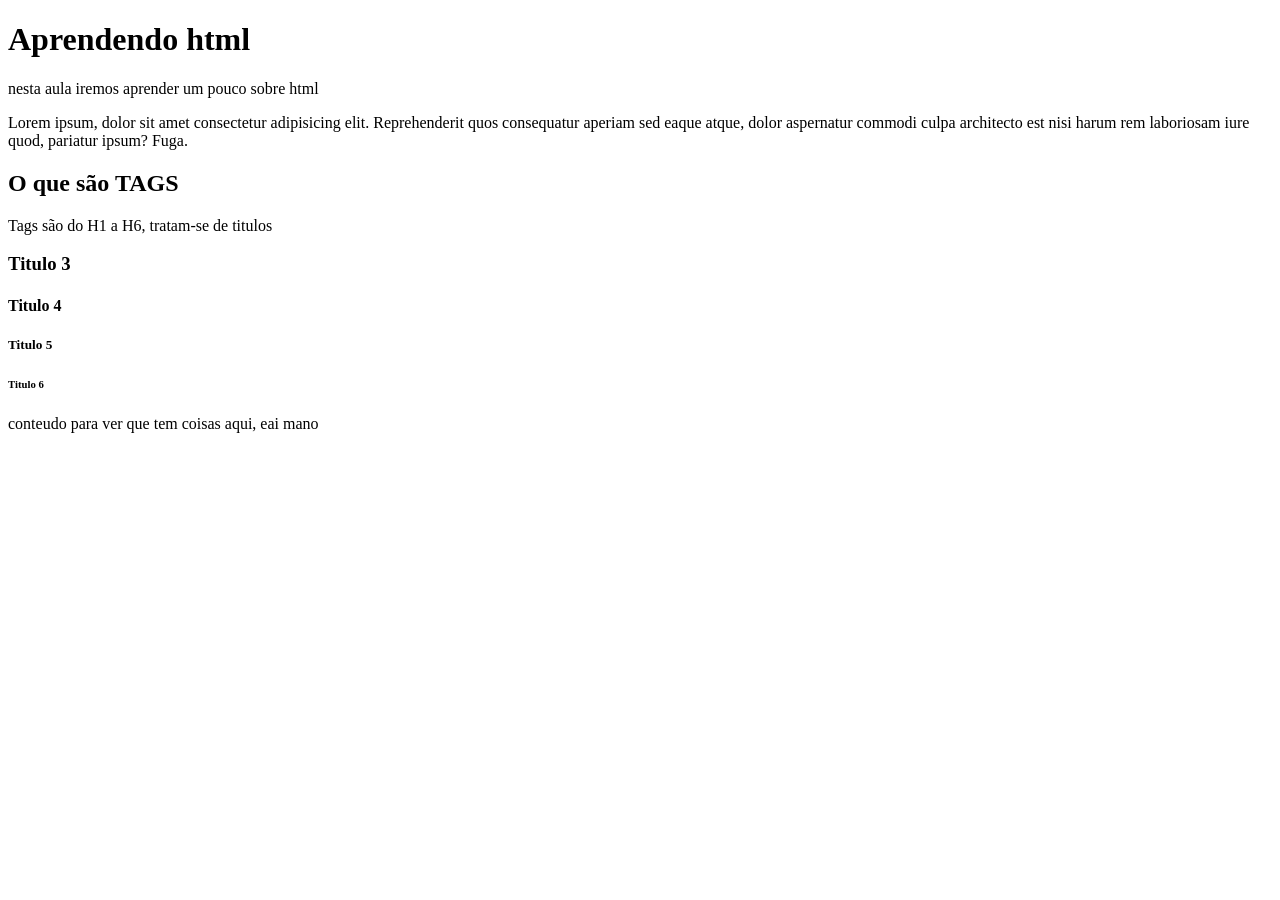
<file: basico.html/index.html>
<!DOCTYPE html>
<html lang="pt-br">
<head>
    <meta charset="UTF-8">
    <meta name="viewport" content="width=device-width, initial-scale=1.0">
    <meta name="description" content="Esse é o meu primeiro site">
    <meta name="keywords" content="Html introdução, javasc">
    <meta name="author" contente=" Gabriel Carvalho">
    <title>Meu primeiro site</title>

</head>
<body>
    <h1> Aprendendo html</h1>
    <p> nesta aula iremos aprender um pouco sobre html</p>
    <p></p>Lorem ipsum, dolor sit amet consectetur adipisicing elit. Reprehenderit quos consequatur aperiam sed eaque atque, dolor aspernatur commodi culpa architecto est nisi harum rem laboriosam iure quod, pariatur ipsum? Fuga.


    <h2> O que são TAGS</h1>
    <p></p>Tags são do H1 a H6, tratam-se de titulos

    <h3> Titulo 3</h1>
    <h4> Titulo 4</h1>
    <h5> Titulo 5</h1>
    <h6> Titulo 6</h1>
    
</body>
conteudo para ver que tem coisas aqui, eai mano
</html>
</file>
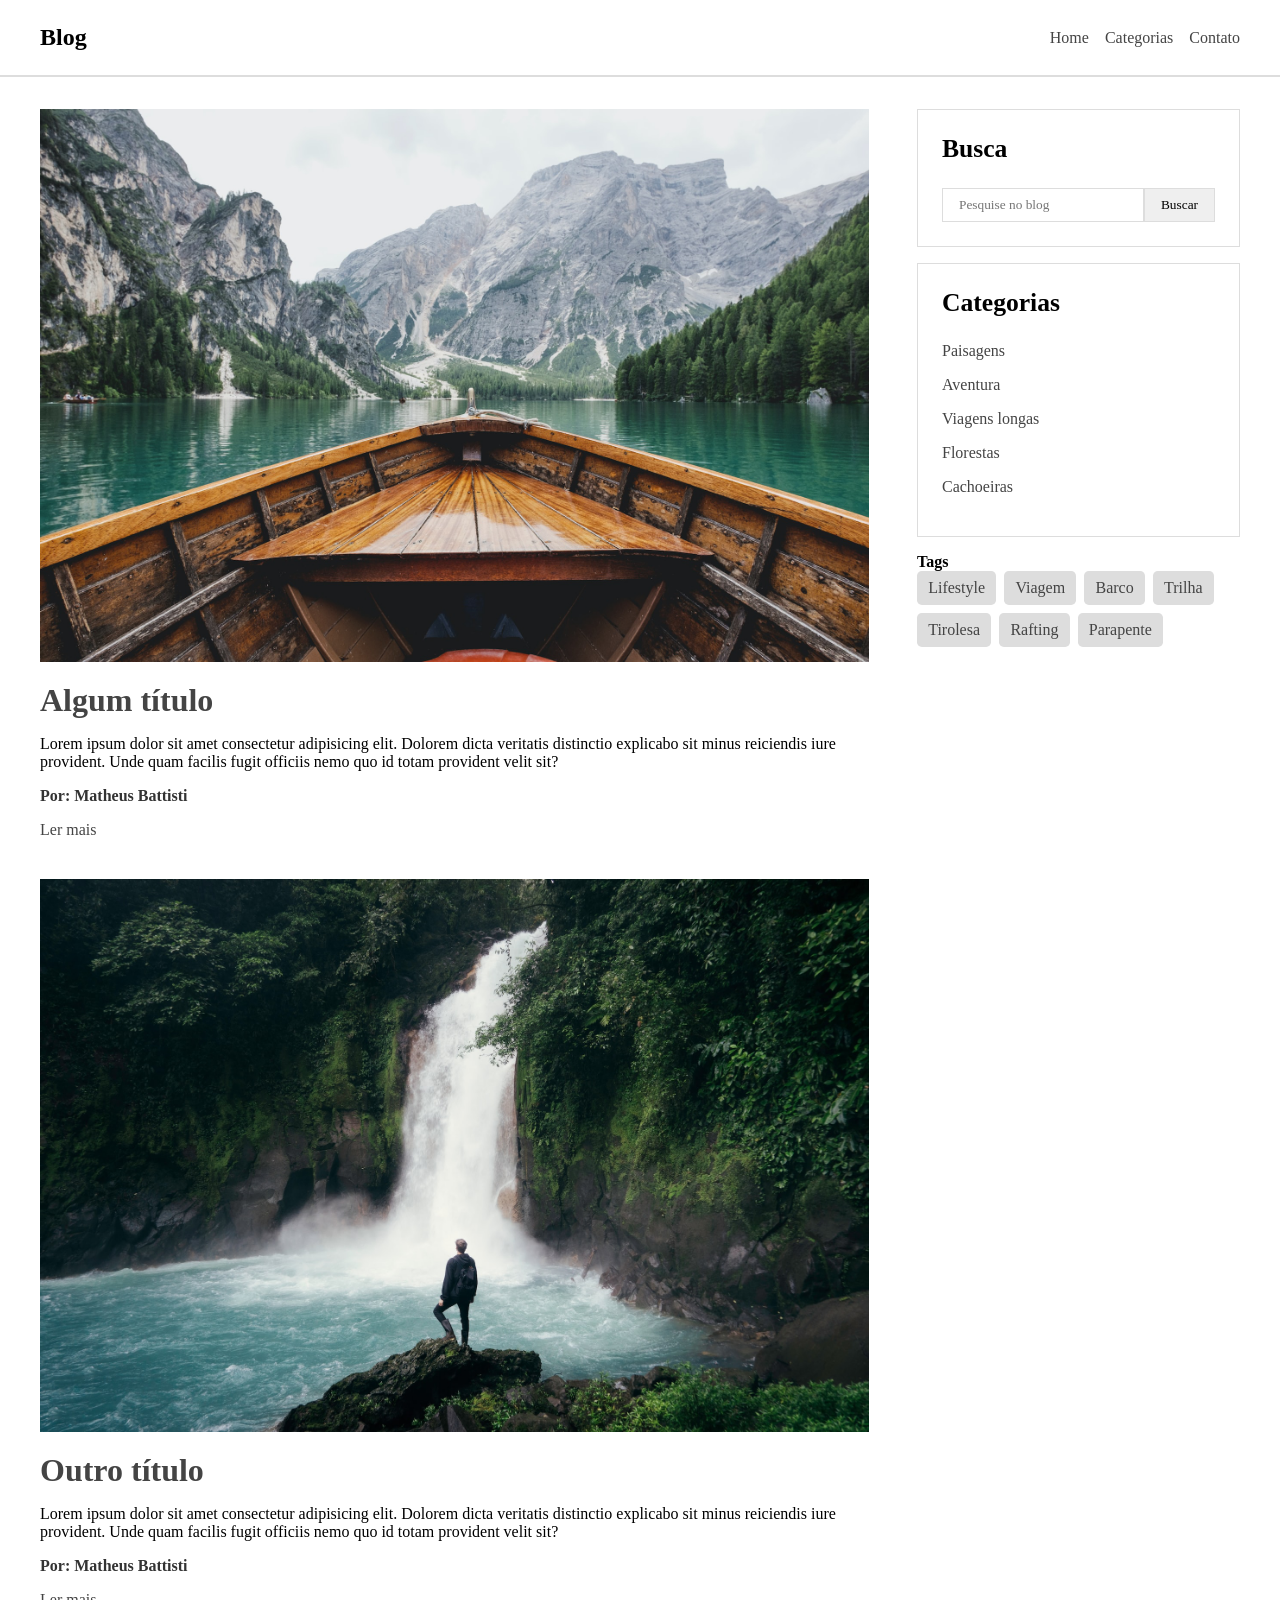
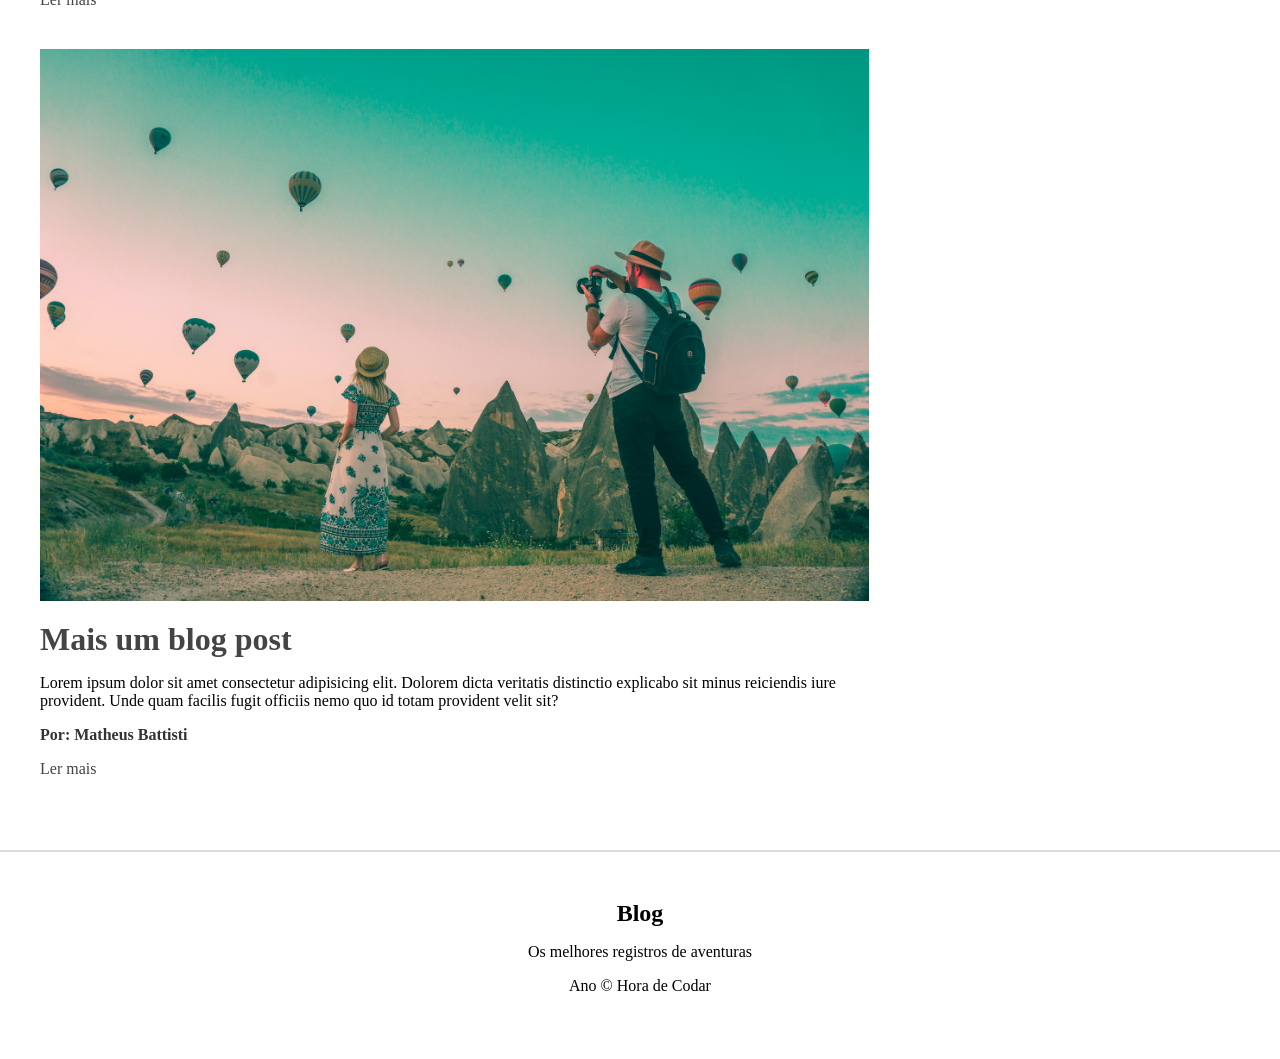
<file: blog_projeto_html_semantico/index.html>
<!DOCTYPE html>
<html lang="en">
<head>
    <meta charset="UTF-8">
    <meta name="viewport" content="width=device-width, initial-scale=1.0">
    <title>Blog semantico</title>
    <link rel="stylesheet" href="css/styles.css">
</head>
<body>
    <header>
        <nav id="navbar">
            <div id="navbar-inner">
                <h2>Blog</h2>
                <ul id="nav-links">
                    <li><a href="#">Home</a></li>
                    <li><a href="#">Categorias</a></li>
                    <li><a href="#">Contato</a></li>
                </ul>
            </div>
        </nav>
    </header>
    <div class="container">
        <main id="posts-container">
            <article class="post">
                <img src="img/f1.jpg" alt="Passeio de barco">
                <h3 class="title"><a href="#">Algum título</a></h3>
                <p class="description">Lorem ipsum dolor sit amet consectetur adipisicing elit. Dolorem dicta veritatis distinctio explicabo sit minus reiciendis iure provident. Unde quam facilis fugit officiis nemo quo id totam provident velit sit?
                </p>
                <p class="author">Por: Matheus Battisti</p>
                <a href="#">Ler mais</a>
            </article>
            <article class="post">
                <img src="img/f2.jpg" alt="Cachoeira">
                <h3 class="title"><a href="#">Outro título</a></h3>
                <p class="description">Lorem ipsum dolor sit amet consectetur adipisicing elit. Dolorem dicta veritatis distinctio explicabo sit minus reiciendis iure provident. Unde quam facilis fugit officiis nemo quo id totam provident velit sit?

                </p>
                <p class="author">Por: Matheus Battisti</p>
                <a href="#">Ler mais</a>
            </article>
            <article class="post">
                <img src="img/f3.jpg" alt="Baloes">
                <h3 class="title"><a href="#">Mais um blog post</a></h3>
                <p class="description">Lorem ipsum dolor sit amet consectetur adipisicing elit. Dolorem dicta veritatis distinctio explicabo sit minus reiciendis iure provident. Unde quam facilis fugit officiis nemo quo id totam provident velit sit?

                </p>
                <p class="author">Por: Matheus Battisti</p>
                <a href="#">Ler mais</a>
            </article>
        </main>
        <aside id="sidebar">
            <section id="search-bar">
                <h4>Busca</h4>
                <form>
                    <input type="text" placeholder="Pesquise no blog">
                    <input type="submit" value="Buscar">
                </form>
            </section>
            <section id="categories">
                <h4>Categorias</h4>
                <nav>
                    <ul>
                        <li><a href="#">Paisagens</a></li>
                        <li><a href="#">Aventura</a></li>
                        <li><a href="#">Viagens longas</a></li>
                        <li><a href="#">Florestas</a></li>
                        <li><a href="#">Cachoeiras</a></li>
                    </ul>
                </nav>
            </section>
            <section class="tags">
                <h4>Tags</h4>
                <div id="tags-container">
                    <a href="#">Lifestyle</a>
                    <a href="#">Viagem</a>
                    <a href="#">Barco</a>
                    <a href="#">Trilha</a>
                    <a href="#">Tirolesa</a>
                    <a href="#">Rafting</a>
                    <a href="#">Parapente</a>
                </div>
            </section>
        </aside>
    </div>
    <footer id="footer">
        <h2>Blog</h2>
        <p>Os melhores registros de aventuras</p>
        <p> Ano &copy; Hora de Codar</p>
    </footer>
    </body>
</html>
</file>
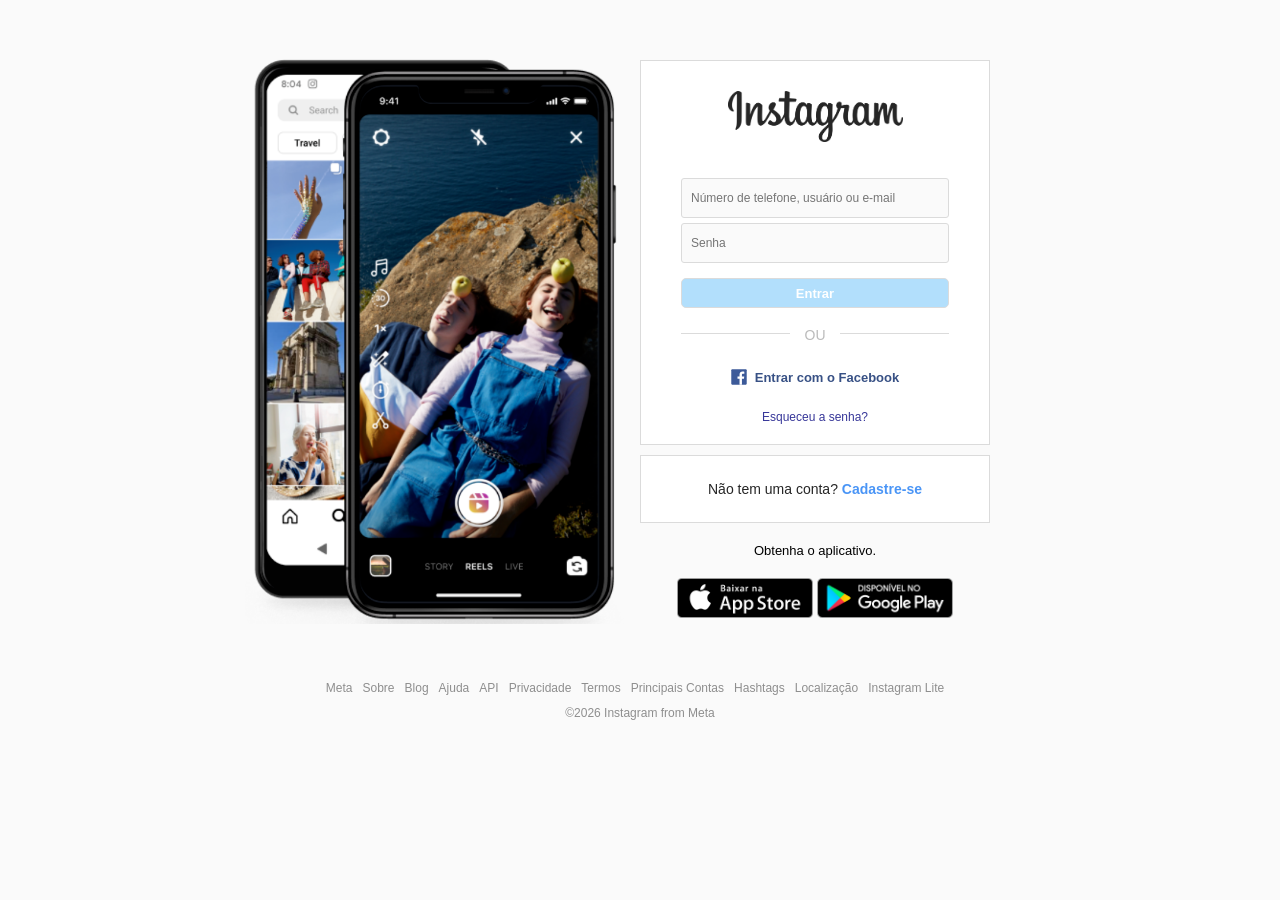
<file: clone_insta/index.html>
<!DOCTYPE html>
<html lang="en">
<head>
    <meta charset="UTF-8">
    <meta name="viewport" content="width=device-width, initial-scale=1.0">
    <title>Instagram</title>
    <link rel="stylesheet" href="css/styles.css">
    <link rel="shortcut icon" href="img/favicon.png" type="image/x-icon">
    </head>
    <body>
    <main>
        <div id="main-container">
            <!-- Banner Container -->
            <div id="banner-container">
                <img src="img/banner2.png" alt="Crie uma conta no Instagram">
            </div>
            <!-- Login e registro -->
             <div id="form-container">
                <div id="form-box">
                    <img id="logo-insta" src="img/logo_instagram.png" alt="Instagram"/>
                    <form id="login-form">
                        <input 
                        type="text"
                        name="username" 
                        placeholder="Número de telefone, usuário ou e-mail" 
                        />
                        <input type="password" name="password" placeholder="Senha" />
                        <input type="submit" value="Entrar" />
                    </form>
                    <div class="separator">
                        <div class="line"></div>
                        <span>Ou</span>
                    </div>
                    <div id="other-links">
                        <div id="facebook-login">
                            <a href="#">
                            <img src="img/logo_facebook.svg" alt="Facebook Login">
                            <span>Entrar com o Facebook</span>
                            </a>
                        </div>
                        <div id="forgot-pass">
                            <a href="#">Esqueceu a senha?</a>
                        </div>
                    </div>
                </div>
                        <div id="register-container">
                                <p>Não tem uma conta? <a href="#">Cadastre-se</a></p>
                            </div>
                            <div id="get-app-container">
                                <p>Obtenha o aplicativo.</p>
                                <a href="#">
                                    <img src="img/apple_btn.png" alt="Apple Store">
                                </a>
                                <a href="#">
                                    <img src="img/gplay_btn.png" alt="Google Play">
                                </a>
                    </div>
    </main>
    <footer>
        <nav>
            <ul id="footer-links">
                    <li><a href="#">Meta</a></li>
                    <li><a href="#">Sobre</a></li>
                    <li><a href="#">Blog</a></li>
                    <li><a href="#">Ajuda</a></li>
                    <li><a href="#">API</a></li>
                    <li><a href="#">Privacidade</a></li>
                    <li><a href="#">Termos</a></li>
                    <li><a href="#">Principais Contas</a></li>
                    <li><a href="#">Hashtags</a></li>
                    <li><a href="#">Localização</a></li>
                    <li><a href="#">Instagram Lite</a></li>
            </ul>
        </nav>
            <p id="copyright">&copy;2026 Instagram from Meta</p>
        </footer>
    </body>
</html>
</file>
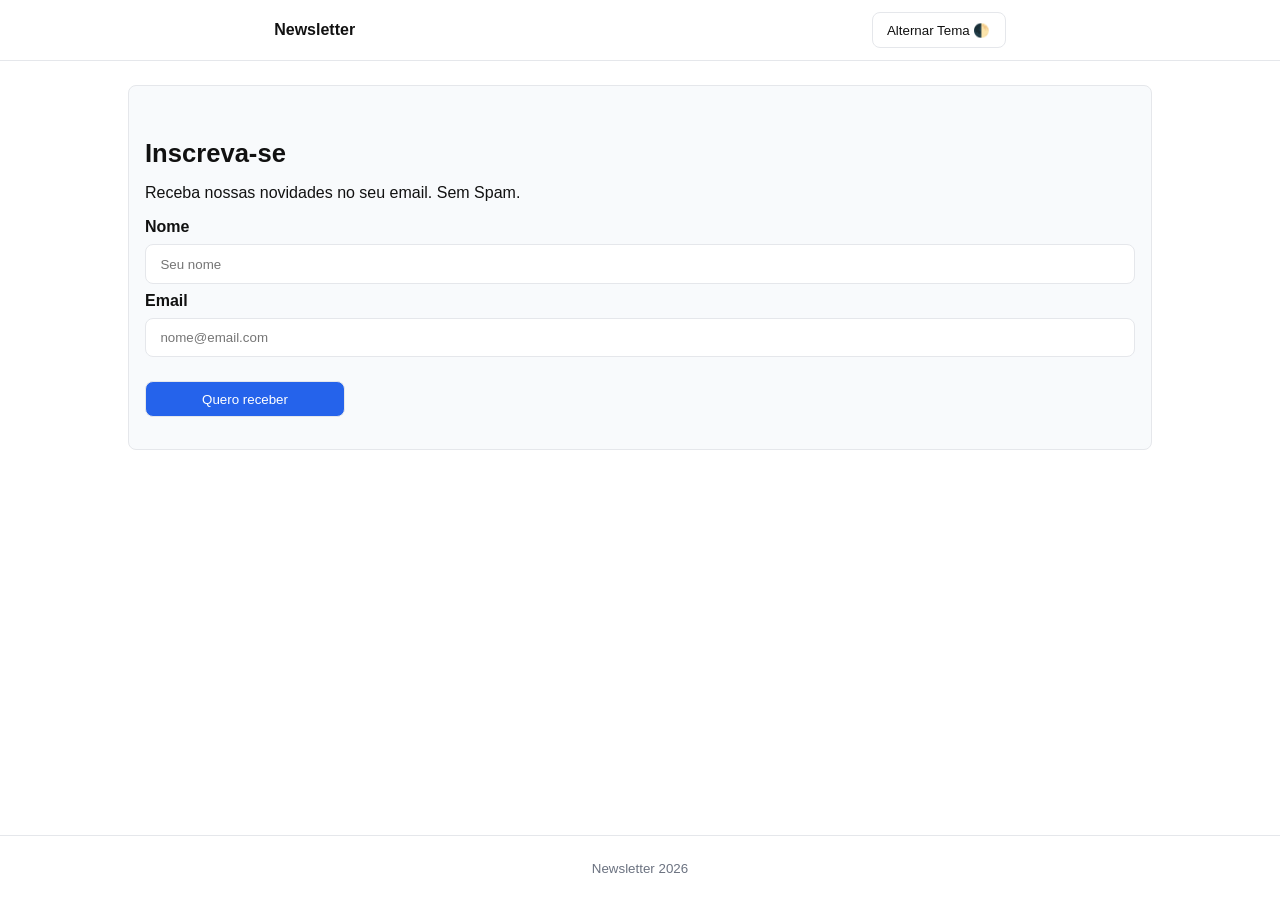
<file: hospedar_site/index.html>
<!DOCTYPE html>
<html lang="en">
<head>
    <meta charset="UTF-8">
    <meta name="viewport" content="width=device-width, initial-scale=1.0">
    <title>Newsletter</title>
    <link rel="stylesheet" href="css/styles.css">
    <script src="js/app.js" defer></script>
</head>
<body>
    <header class="topo">
        <div class="container">
            <strong>Newsletter</strong>
            <button id="btnTema" class="btn">Alternar Tema 🌓</button>
        </div>
    </header>
    <main class="container">
        <section class="caixa"> 
        <h1>Inscreva-se</h1>
        <p>Receba nossas novidades no seu email. Sem Spam.</p>

        <form>
            <label for="Nome">Nome</label>
            <input type="text" name="nome" id="nome" placeholder="Seu nome">

            <label for="email">Email</label>
            <input type="email" id="email" name="email" placeholder="nome@email.com">

            <button type="submit" class="btn primario">Quero receber</button>
        </form>
    </section>
    </main>

    <footer class="rodape">
        <div class="container">
            <small>Newsletter <span id="ano"></span></small>
        </div>
    </footer>
</body>
</html>
</file>
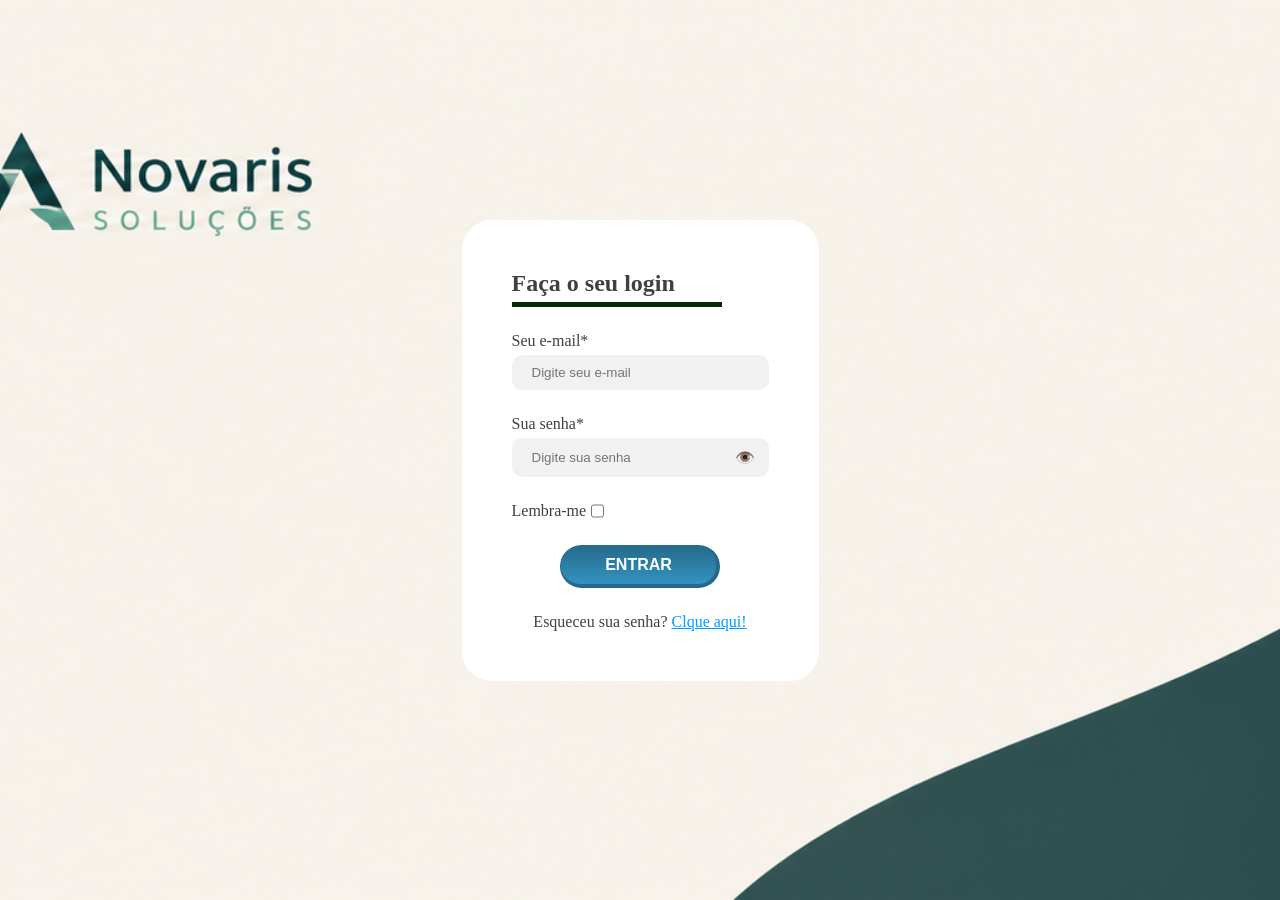
<file: loginsenha/index.html>
<!DOCTYPE html>
<html lang="pt-BR">
<head>
    <meta charset="UTF-8">
    <meta name="viewport" content="width=device-width, initial-scale=1.0">
    <title>Página de login da empresa</title>
    <link rel="stylesheet" href="style.css"> 
    <!-- //*Ponto de partida onde o css roda*// -->
</head>
<body>
    <form action="">
    <div class="titulo">    
    <h1>Faça o seu login</h1>
    <div class="barra-horizontal"></div>
    </div>

    <div class="campo-input">
    <label for="email">Seu e-mail*</label>
    <input type="email" id="e-mail" placeholder="Digite seu e-mail"/> 
    </div>

    <!-- //*o type atua como a barra que tem para digitar, deve programa-la para receber o item, sendo número ou letra*// -->

    <!-- Envolvemos input + botão numa div -->
  <div class="campo-input">
    <label for="password">Sua senha*</label>
    <div class="campo-senha">
    <input type="password" id="password" placeholder="Digite sua senha" />
    <button type="button" id="btn-senha" aria-label="Mostrar senha">👁️</button>
        <!-- Botão com ícone de olho -->
        </div>
    </div>

    <!-- //*o type atua como a barra que tem para digitar, deve programa-la para receber o item, sendo número ou letra*// -->

    <div class="lembrar-me">
    <p>Lembra-me</p>
    <input type="checkbox"> 
    <!-- //*caixinha que desmarca e marca*// -->
    </div>

    <button>Entrar</button>

    <p class="esqueceu-senha"> Esqueceu sua senha? <a href="https://www.linkedin.com/in/gabriel-carvalho-de-oliveira-36394016a/">Clque aqui!</a></p>
    </form>

</body>

<script>
  // 1. Pega os elementos pelo id
  const inputSenha = document.getElementById('password');
  const btnSenha   = document.getElementById('btn-senha');

  // 2. Escuta o clique no botão
  btnSenha.addEventListener('click', function() {

    // 3. Verifica o tipo atual e alterna
    if (inputSenha.type === 'password') {
      inputSenha.type = 'text';   // mostra a senha
      btnSenha.textContent = '🙈'; // muda o ícone
      btnSenha.setAttribute('aria-label', 'Esconder senha');
    } else {
      inputSenha.type = 'password'; // esconde a senha
      btnSenha.textContent = '👁️';  // volta o ícone original
      btnSenha.setAttribute('aria-label', 'Mostrar senha');
    }

  });
</script>

</html>
<!-- A base para esse arquivo e esse login/ senha é o html, o CSS é a parte criativa e onde aplica as modificações e deixar mais amigavel

"form" é um conjunto dentro de um código
"Div" são pequenas sessões
alt + z(atalho)
ctrl + ;(atalho)
-->
</file>
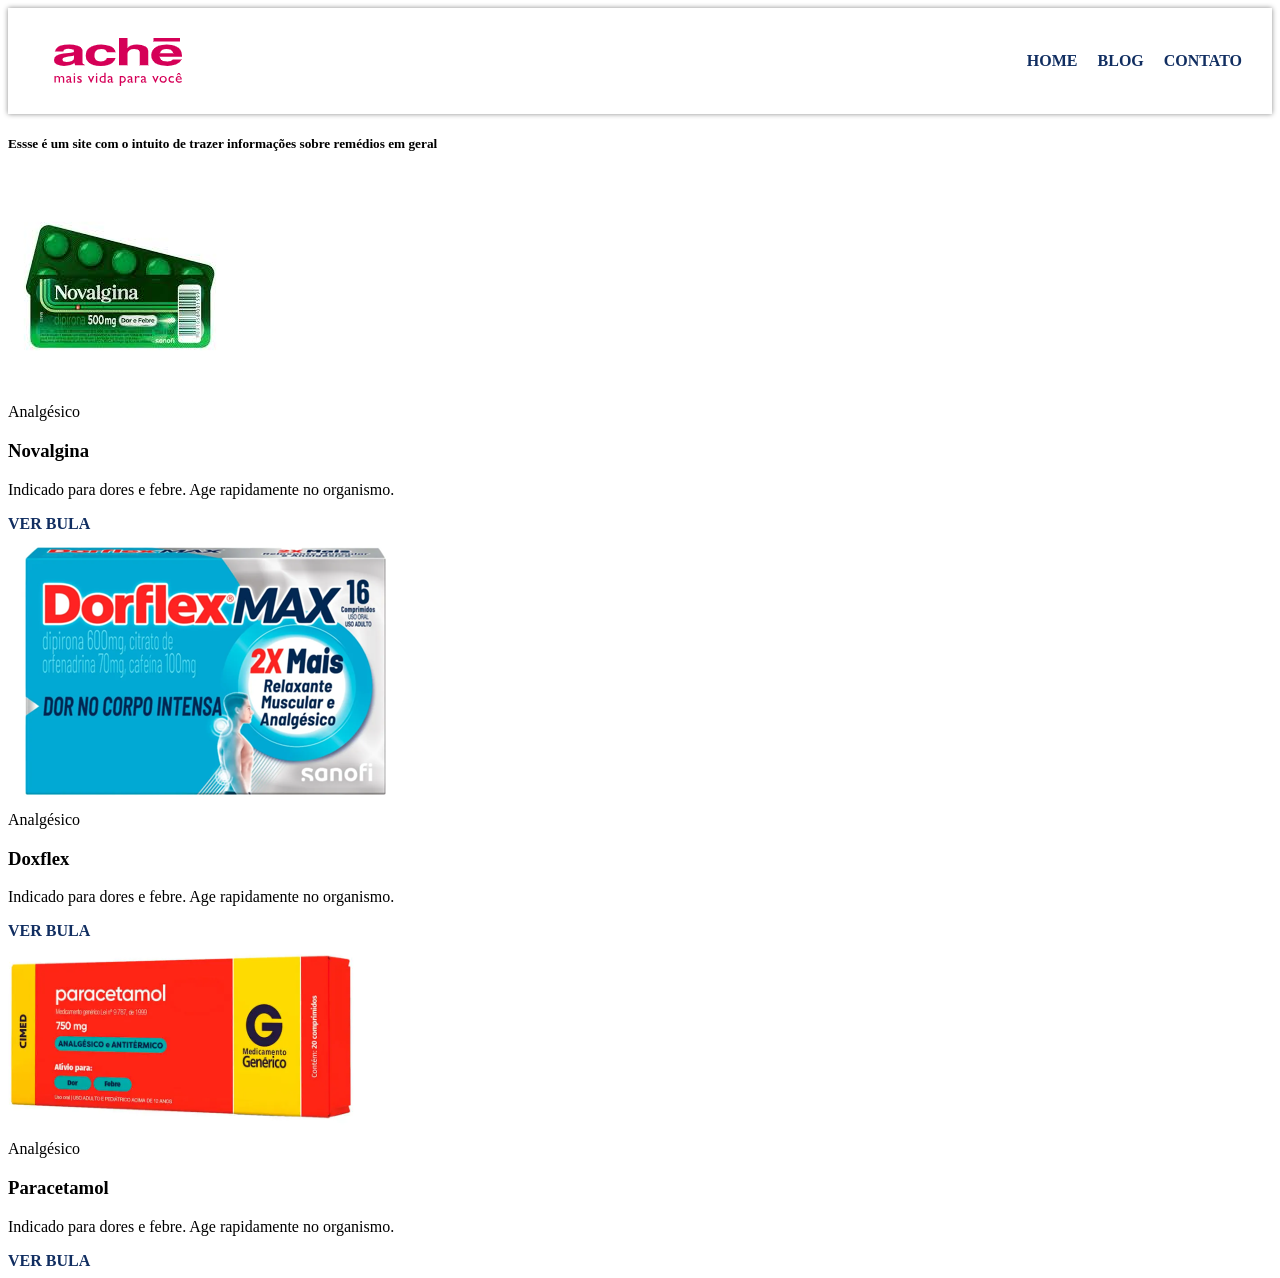
<file: nocoesbasicasessenciais/index.html>
<!DOCTYPE html>
<html lang="pt-BR">
<head>
    <meta charset="UTF-8">
    <meta name="viewport" content="width=device-width, initial-scale=1.0">
    <title>Bula de remédios </title>
    <link rel="stylesheet" href="style.css">
</head>
<body>
<header>
<nav>

<img src="ache.png" alt="Logo">


<ul>
    <li><a href="https://www.ache.com.br/">Home</a></li>
    <li><a href="https://www.ache.com.br/">Blog</a></li>
        <li>
            <a href="https://www.ache.com.br/">Contato</a>
        </li>
</ul>
</nav>

    <h5>Essse é um site com o intuito de trazer informações sobre remédios em geral</h5>


<div class="card-produto">
  <img src="novalgina.jpeg" alt="Nome do remédio" class="card-produto__img">
  <div class="card-produto__info">
    <span class="card-produto__categoria">Analgésico</span>
    <h3 class="card-produto__nome">Novalgina</h3>
    <p class="card-produto__desc">
      Indicado para dores e febre. Age rapidamente no organismo.
    </p>
    <a href="#" class="card-produto__btn">Ver bula</a>

<div class="card-produto">
  <img src="dorflex.png" alt="Nome do remédio" class="card-produto__img">
  <div class="card-produto__info">
    <span class="card-produto__categoria">Analgésico</span>
    <h3 class="card-produto__nome">Doxflex</h3>
    <p class="card-produto__desc">
      Indicado para dores e febre. Age rapidamente no organismo.
    </p>
    <a href="#" class="card-produto__btn">Ver bula</a>
  </div>
</div>


<div class="card-produto">
  <img src="paracetamol.png" alt="Nome do remédio" class="card-produto__img">
  <div class="card-produto__info">
    <span class="card-produto__categoria">Analgésico</span>
    <h3 class="card-produto__nome">Paracetamol</h3>
    <p class="card-produto__desc">
      Indicado para dores e febre. Age rapidamente no organismo.
    </p>
    <a href="#" class="card-produto__btn">Ver bula</a>
  </div>
</div>


  </div>
</div>

</header>
</body>
</html>
</file>
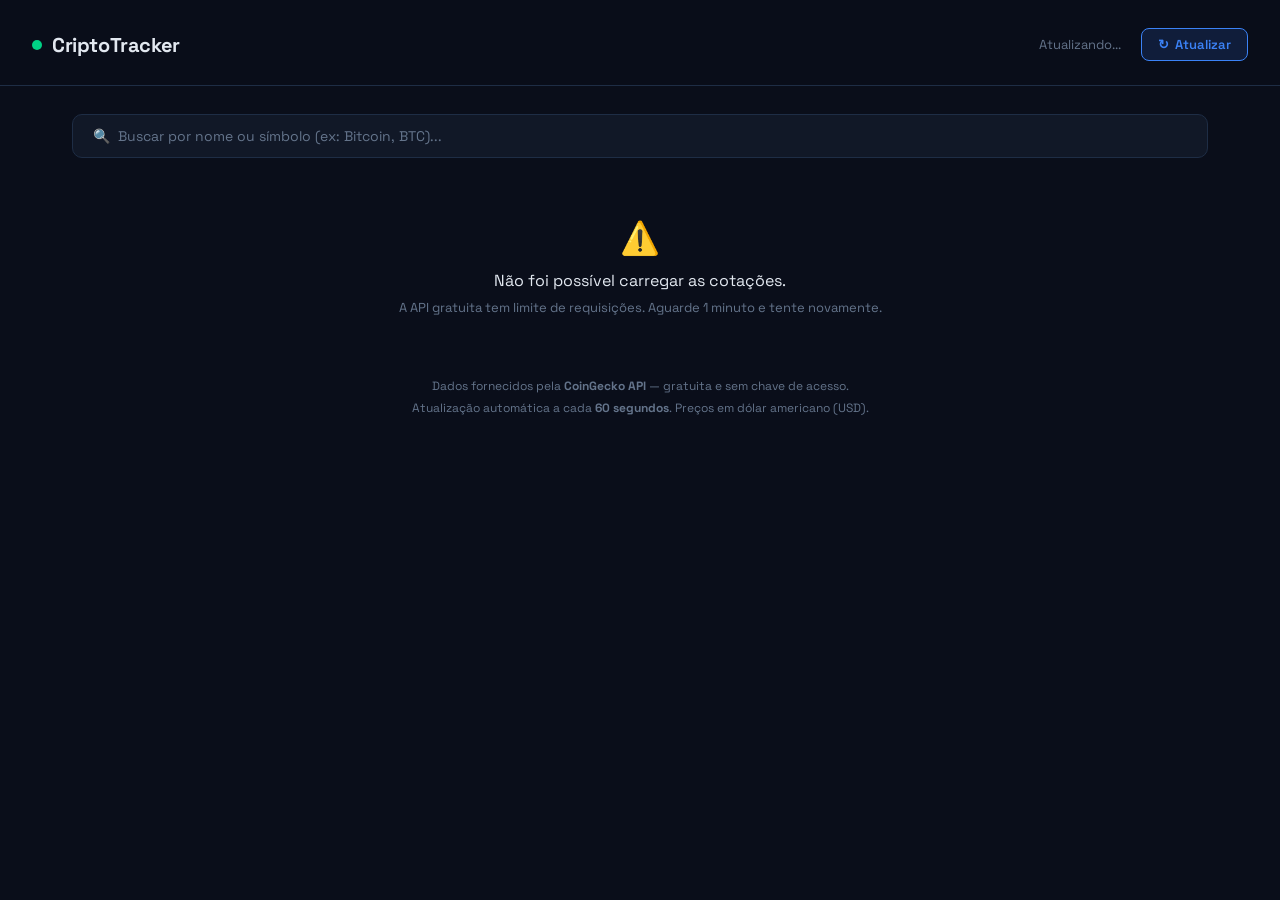
<file: ferramentadebuscadecripto/cripto.html>
<!DOCTYPE html>
<html lang="pt-BR">


<head>
  <meta charset="UTF-8">
  <meta name="viewport" content="width=device-width, initial-scale=1.0">
  <title>CriptoTracker — Cotações ao Vivo</title>
  <link href="https://fonts.googleapis.com/css2?family=Space+Grotesk:wght@400;500;600;700&family=Space+Mono:wght@400;700&display=swap" rel="stylesheet">
  <link rel="stylesheet" href="cripto.css">
</head>
<body>

  <!-- =============================================
       CABEÇALHO — logo + botão de atualizar
       ============================================= -->
  <header>
    <div class="logo">
      <div class="logo__pulso"></div>
      CriptoTracker
    </div>
    <div class="header__info">
      <span id="ultima-atualizacao">Atualizando...</span>
      <button id="btn-atualizar">
        <span id="icone-refresh">↻</span> Atualizar
      </button>
    </div>
  </header>

  <!-- =============================================
       BARRA DE BUSCA
       ============================================= -->
  <div class="busca-container">
    <input type="text" id="busca" placeholder="🔍  Buscar por nome ou símbolo (ex: Bitcoin, BTC)...">
  </div>

  <!-- =============================================
       ESTADO — aparece durante loading ou erro
       ============================================= -->
  <div id="estado">
    <div class="spinner"></div>
    <p>Buscando cotações ao vivo...</p>
  </div>

  <!-- =============================================
       GRID — os cards das criptomoedas ficam aqui
       ============================================= -->
  <div class="grid" id="grid"></div>

  <!-- =============================================
       RODAPÉ
       ============================================= -->
  <footer>
    <p>Dados fornecidos pela <strong>CoinGecko API</strong> — gratuita e sem chave de acesso.</p>
    <p>Atualização automática a cada <strong>60 segundos</strong>. Preços em dólar americano (USD).</p>
  </footer>

  <!-- JS sempre antes de fechar o body -->
  <script src="cripto.js"></script>

</body>
</html>
</file>
<file: blog_projeto_html_semantico/css/styles.css>
/*Geral*/
*{
    padding: 0;
    margin: 0;
    font-family: Georgia;
}

ul {
    list-style: none;
}

a {
    text-decoration: none;
    color: #444;
    transition: 0.4s;
}

a:hover {
    color: #37a1f7;
}
/*Navbar*/

#navbar {
    padding: 1.5rem 2.5rem;
    border-bottom: 2px solid #ddd;
}

#navbar-inner {
    display: flex;
    justify-content: space-between;
    align-items: center;
    max-width: 1200px;
    margin: 0 auto;
}

#nav-links {
    display: flex;
    gap: 1rem;
}

/*Conteúdo principal*/
.container {
    display: flex;
    gap: 3rem;
    padding: 2rem 2.5rem;
    max-width: 1200px;
    margin: 0 auto;
}

#post-container {
    flex: 3 1 0;
}

.post {
    margin-bottom: 2.5rem;
}

.post img {
    width: 100%;
    margin-bottom: 1rem;
}

.title,
.description,
.author {
    margin-bottom: 1rem;
}

.title {
    font-size: 2rem;
}

.author {
    color: #333;
    font-weight: bold;
}

/*Barra lateral*/
#sidebar {
    flex: 1 1 0;
}

#search-bar,
#categories,
#tags {
    padding: 1.5rem;
    border: 1px solid #ddd;
    margin-bottom: 1rem;
}

#search-bar h4,
#categories h4,
#tags h4 {
    margin-bottom: 1.5rem;
    font-size: 1.6rem;
}

#search-bar form {
    display: flex;
}

#search-bar input {
    padding: 0.5rem 1rem;
    border: 1px solid #ddd;
}

#search-bar input [type="submit"] {
    cursor: pointer;
    background-color: #37a1f7;
    color: #fff;
    border: none;
}

#categories li {
    margin-bottom: 1rem;
}

#tags-container {
    display: flex;
    flex-wrap: wrap;
    gap: 0.5rem;
}

#tags-container a {
    background-color: #ddd;
    padding: 0.5rem 0.7rem;
    border-radius: 0.3rem;
}

#footer {
    border-top: 2px solid #ddd;
    padding: 3rem;
    text-align: center;
}

#footer h2,
#footer p {
    margin-bottom: 1rem;
}

/*Responsivo*/

@media (max-width: 450px) {
    .container {
        flex-wrap: wrap;
    }
}
</file>
<file: clone_insta/css/styles.css>
* {
    margin: 0;
    padding: 0;
    box-sizing: border-box;
    font-family: Helvetica;
}

body {
    background-color: #fafafa;
}

/*Containers*/
#main-container {
    display: flex;
    margin-top: 30px;
}

#banner-container,
#form-container {
    flex: 1 1 0;
    width: 50%
}

#banner-container {
    text-align: right;
}

#banner-container img {
    width: 100%;
    margin-right: 15px;
    margin-top: 25px;
    max-width: 380px;
}

#form-container {
    text-align: center;
}

/*Login form*/
#form-box {
    background-color: #fff;
    border: 1px solid #dbdbdb;
    width: 350px;
    margin-top: 30px;
}

#logo-insta {
    width: 175px;
    height: 51px;
    margin: 30px auto 12px;
}

#login-form {
    margin-top: 20px;
}

#login-form input {
    display: block;
    font-size: 12px;
    padding: 12px 9px;
    background-color: #fafafa;
    border: 1px solid #dbdbdb;
    border-radius: 3px;
    width: 268px;
    margin: 5px auto;
}

#login-form input[type="submit"] {
    background-color: #b2dffc;
    color: #fff;
    margin-top: 15px;
    border-radius: 5px;
    height: 30px;
    font-size: 13px;
    padding: 0;
    font-weight: bold;
}

/*Separador*/
.separator {
    position: relative;
}

.line {
    border-top: 1px solid #dbdbdb;
    width: 268px;
    margin: 25px auto 35px;
}

.separator span {
    position: absolute;
    text-transform: uppercase;
    color: #bbb;
    background-color: #fff;
    top: -6px;
    width: 50px;
    margin-left: -25px;
    font-size: 14px;
}


/*Facebook login*/
#facebook-login {
    margin-bottom: 25px;
}

#facebook-login a {
    text-decoration: none;
    color: #385185;
    display: flex;
    align-items: center;
    justify-content: center;
}

#facebook-login img {
    width: 16px;
    height: 16px;
    margin-right: 8px;
}

#facebook-login span {
    font-weight: bold;
    font-size: 13px;
    margin-top: 1px;
}

/*Forgot password*/
#forgot-pass {
    margin-bottom: 20px;
    font-size: 12px;
}

#forgot-pass a {
    text-decoration: none;
    color: #373799;
}

/*Register*/
#register-container {
    background-color: #fff;
    border: 1px solid #dbdbdb;
    width: 350px;
    margin-top: 10px;
    padding: 25px;
}

#register-container p {
    font-size: 14px;
    color: #262626;;
}

#register-container a {
    color: #4a95f6;
    font-weight: bold;
    text-decoration: none;
}

/*Get App*/
#get-app-container {
    text-align: center;
    width: 350px;
}

#get-app-container p {
    margin: 20px 0;
    font-size: 13px;
}

#get-app-container a {
    text-decoration: none;
}

#get-app-container img {
    width: 136px;
    height: 40px;
}

/*Footer*/
footer {
    text-align: left;
    width: 1000px;
    margin: 50px auto;
    display: flex;
    flex-direction: column;
    justify-content: center;
    align-items: center;
}

footer #footer-links {
    display: flex;
    list-style: none;
}

#footer-links li {
    margin-right: 10px;
}

#footer-links a,
#copyright {
    text-decoration: none;
    color: #8e8e8e;
    font-size: 12px;
}

#copyright {
    margin-top: 10px;
}

/*Mobile*/
@media (max-width: 450px) {
    body {
        background-color: #fff;
    }

    #banner-container{
        display: none;
    }

    #main-container,
    #form-box {
        margin-top: 0;
    }

    #form-container,
    #form-box,
    #register-container,
    #get-app-container {
        width: 100%;
        border: none;
    }

    footer {
        width: 90%;
    }

    #footer-links {
        flex-wrap: wrap;
        justify-content: center;
    }

    #footer-links {
        margin-bottom: 10px;
    }
}
</file>
<file: hospedar_site/css/styles.css>
/*tema claro/ escuro*/
:root{
    --bg: #fff;
    --texto: #111;
    --borda: #e5e7eb;
    --caixa: #f8fafc;
    --acao: #2563eb;

}

[data-tema="escuro"] {
    --bg: #0b1220;
    --texto: #e5e7eb;
    --borda: #1f2937;
    --caixa: #111827;
    --acao: #38bdf8;
}


/*Estilos padrão*/
*{
    box-sizing: border-box;
}

html, body{
    height: 100%;
}

body{
    margin: 0;
    font-family: Arial;
    min-height: 100vh;
    display: flex;
    flex-direction: column;
    background-color: var(--bg);
    color: var(--texto);

}

.topo{
    border-bottom: 1px solid var(--borda);
}

.topo .container{
    display: flex;
    align-items: center;
    justify-content: space-around;
    padding: .75rem 1rem;
}

.caixa {
    border: 1px solid var(--borda);
    background-color: var(--caixa);
    border-radius: .5rem;
    padding: 2rem 1rem;
    max-width: 80%;
    margin: 1.5rem auto;
}

h1{
    margin-bottom: .5rem;
    font-size: 1.6rem;
}

p {
    margin: 1rem 0;
}

form {
    display: grid;
    gap: .5rem;
}

label{
    font-weight: 600;
}

input{
    padding: .7rem .9rem;
    border: 1px solid var(--borda);
    border-radius: .5rem;
    background-color: var(--bg);
    color: var(--texto);
}


.btn {
    padding: .6rem .9rem;
    border: 1px solid var(--borda);
    background-color: var(--bg);
    color: var(--texto);
    border-radius: .5rem;
    cursor: pointer;
    max-width: 200px;
}

.btn.primario {
    margin-top: 1rem;
    background-color: var(--acao);
    color: #fff;
}

.rodape {
    border-top: 1px solid var(--borda);
    height: 65px;
    display: flex;
    align-items: center;
    justify-content: center;
    color: #6b7280;
    margin-top: auto;
}
</file>
<file: loginsenha/style.css>
*{
    margin: 0;
    padding: 0;
    box-sizing: border-box;

}
/*flex container*/
body {
    font-family: "Montserrat";
    color: #404040;
    display: flex;
    height: 100vh;
    /* viewport height*/
    background-color: brown;
    justify-content: center;
    align-items: center;
    background-image: url(imagem-fundo1.png);
    background-size: cover;
    background-position: 10%;
    padding: 20px;
}

form{
    /*flex child do body*/
    background-color: white;
    padding: 50px;
    border-radius: 30px; /*borda arredondada*/

    /*flex container*/
    display: flex;
    flex-direction: column;
    /*as informações acima forma com base no devtools no navegador, item display */

    gap: 25px;
}

h1{
    font-size: 24px;

}

button{
    padding: 10px;
    align-self: center;
    width: 160px;
    border-radius: 30px;
    /* background-color: #3393c1; *se fosse apenas uma cor, como não é o caso adota-se as conf abaixo */
    background-image: linear-gradient(#256a8a, #3393c1);
    border: solid 1px #256a8a;
    border-right-width: 4px;
    border-bottom-width: 4px;
    font-size: 16px;
    color: white;
    font-weight: 700;
    text-transform: uppercase;
}

/*barra de digitação*/
input {
    padding: 10px 20px; /*em cima e em baixo*/
    border-radius: 10px;
    border: none;
    background-color: #f1f1f1;
}

a {
    color: #009dff;
}

.barra-horizontal{
    background-color: #032b02;
    height: 5px;
    width: 210px;
}

.campo-input{
    /*flex container*/
    display: flex;
    flex-direction: column;
    gap: 5px;
}
    /*flex container*/
.lembrar-me  {
    display: flex;
    gap: 5px;
}

.titulo {
    display: flex;
    flex-direction: column;
    gap: 5px;
}

.esqueceu-senha {
    text-align: center;
}

/* Caixa que envolve input + botão */
.campo-senha {
  display: flex;           /* coloca input e botão lado a lado */
  align-items: center;     /* alinha verticalmente */
  background-color: #f1f1f1;
  border-radius: 10px;
  overflow: hidden;        /* botão respeita o border-radius */
}

/* O input ocupa todo o espaço disponível */
.campo-senha input {
  flex: 1;                 /* cresce para preencher */
  background: transparent; /* herda o fundo da .campo-senha */
  border: none;
  padding: 10px 20px;
  border-radius: 0;        /* quem arredonda é o pai */
}

/* Botão do olho */
.campo-senha button {
  background: transparent;
  border: none;
  padding: 10px 14px;
  cursor: pointer;
  font-size: 16px;
  color: #888;
  border-radius: 0;        /* sem arredondamento próprio */
  width: auto;             /* sobrescreve o width: 160px do seu button geral */
  align-self: auto;
}
</file>
<file: nocoesbasicasessenciais/style.css>
body {
    padding: 50;
    margin: 40;
}

nav {
    display: flex;
    align-items: center;
    justify-content: space-between;
    padding: 15px 30px;
    box-shadow: 0 0 5px rgba(0, 0, 0, 0.459);
    position: sticky
}

ul {
    display: flex;
    list-style: none;
    gap: 20px;
}

a {
    color: #112e61;
    text-decoration: none;
    text-transform: uppercase;
    font-weight: bold;
}
</file>
<file: ferramentadebuscadecripto/cripto.css>
/* =============================================
   VARIÁVEIS — sistema de cores e tipografia
   Como usar: var(--nome-da-variavel)
   Isso evita repetir cores e facilita mudanças
   ============================================= */
:root {
  --bg:         #0a0e1a;               /* fundo escuro profundo */
  --bg-card:    #111827;               /* fundo dos cards */
  --bg-hover:   #1a2236;               /* fundo dos cards no hover */
  --borda:      #1e2d45;               /* bordas sutis */
  --verde:      #00d084;               /* alta / positivo */
  --vermelho:   #ff4d6a;               /* baixa / negativo */
  --azul:       #3b82f6;               /* destaque principal */
  --azul-glow:  rgba(59,130,246,0.15); /* brilho azul transparente */
  --texto:      #e2e8f0;               /* texto principal */
  --texto-2:    #64748b;               /* texto secundário */
  --mono:       'Space Mono', monospace;  /* fonte para números */
  --sans:       'Space Grotesk', sans-serif; /* fonte para textos */
}

/* =============================================
   RESET UNIVERSAL
   Remove margens e paddings padrão do navegador
   box-sizing: border-box faz padding entrar
   dentro do tamanho declarado
   ============================================= */
*, *::before, *::after {
  box-sizing: border-box;
  margin: 0;
  padding: 0;
}

html {
  scroll-behavior: smooth; /* rolagem suave ao clicar em âncoras */
}

body {
  font-family: var(--sans);
  background-color: var(--bg);
  color: var(--texto);
  min-height: 100vh;   /* ocupa pelo menos 100% da tela */
  padding: 0 0 60px;   /* espaço no rodapé */
}

/* =============================================
   HEADER — cabeçalho fixo no topo
   position: sticky mantém visível ao rolar
   backdrop-filter: blur cria efeito fosco
   ============================================= */
header {
  padding: 28px 32px 24px;
  border-bottom: 1px solid var(--borda);
  display: flex;
  align-items: center;
  justify-content: space-between;
  flex-wrap: wrap;  /* quebra linha em telas pequenas */
  gap: 16px;
  position: sticky;
  top: 0;
  background: rgba(10,14,26,0.92); /* fundo semi-transparente */
  backdrop-filter: blur(12px);     /* desfoca o conteúdo atrás */
  z-index: 10;                     /* fica acima de tudo */
}

/* LOGO */
.logo {
  display: flex;
  align-items: center;
  gap: 10px;
  font-size: 20px;
  font-weight: 700;
  letter-spacing: -0.02em;
}

/* Círculo verde pulsante ao lado do logo
   Indica que o site está "ao vivo" */
.logo__pulso {
  width: 10px;
  height: 10px;
  background: var(--verde);
  border-radius: 50%;
  animation: pulsar 2s infinite; /* repete para sempre */
}

/* @keyframes define os quadros da animação
   0% = início, 50% = meio, 100% = fim */
@keyframes pulsar {
  0%, 100% { opacity: 1; transform: scale(1); }
  50%       { opacity: 0.4; transform: scale(0.7); }
}

/* Área direita do header: hora + botão */
.header__info {
  display: flex;
  align-items: center;
  gap: 20px;
  font-size: 13px;
  color: var(--texto-2);
}

/* BOTÃO DE ATUALIZAR */
#btn-atualizar {
  display: flex;
  align-items: center;
  gap: 6px;
  background: var(--azul-glow);
  border: 1px solid var(--azul);
  color: var(--azul);
  padding: 7px 16px;
  border-radius: 8px;
  font-family: var(--sans);
  font-size: 13px;
  font-weight: 600;
  cursor: pointer;
  transition: background .2s, transform .15s;
}
#btn-atualizar:hover  { background: rgba(59,130,246,0.25); }
#btn-atualizar:active { transform: scale(0.97); }

/* Ícone de refresh — gira ao atualizar */
#icone-refresh {
  display: inline-block;
  transition: transform .5s;
}
#icone-refresh.girando {
  animation: girar .6s linear;
}

/* Animação de rotação 360° */
@keyframes girar {
  to { transform: rotate(360deg); }
}

/* =============================================
   BARRA DE BUSCA
   ============================================= */
.busca-container {
  max-width: 1200px;
  margin: 28px auto 0;
  padding: 0 32px;
}

#busca {
  width: 100%;
  background: var(--bg-card);
  border: 1px solid var(--borda);
  border-radius: 10px;
  padding: 12px 20px;
  color: var(--texto);
  font-family: var(--sans);
  font-size: 14px;
  outline: none;
  transition: border-color .2s;
}
#busca::placeholder { color: var(--texto-2); }
#busca:focus        { border-color: var(--azul); }

/* =============================================
   GRID DE CARDS
   repeat(auto-fill, minmax(280px, 1fr)):
   - auto-fill: cria quantas colunas couberem
   - minmax(280px, 1fr): cada coluna tem no
     mínimo 280px e no máximo 1 fração do espaço
   Resultado: responsivo sem media queries!
   ============================================= */
.grid {
  max-width: 1200px;
  margin: 24px auto 0;
  padding: 0 32px;
  display: grid;
  grid-template-columns: repeat(auto-fill, minmax(280px, 1fr));
  gap: 16px;
}

/* =============================================
   CARD DE CRIPTOMOEDA
   ============================================= */
.card {
  background: var(--bg-card);
  border: 1px solid var(--borda);
  border-radius: 14px;
  padding: 20px;
  cursor: pointer;
  transition: background .2s, border-color .2s, transform .2s;
  position: relative; /* necessário para o ::before funcionar */
  overflow: hidden;   /* o ::before não vaza pelas bordas */
}

/* Linha colorida no topo — aparece no hover
   ::before é um elemento "falso" criado pelo CSS
   antes do conteúdo do card */
.card::before {
  content: '';  /* obrigatório para pseudo-elementos */
  position: absolute;
  top: 0; left: 0; right: 0;
  height: 2px;
  background: var(--azul);
  transform: scaleX(0);      /* começa invisível (escala 0) */
  transition: transform .3s;
}
.card:hover::before {
  transform: scaleX(1);      /* expande para 100% no hover */
}
.card:hover {
  background: var(--bg-hover);
  border-color: var(--azul);
  transform: translateY(-3px); /* sobe levemente */
}

/* Linha superior do card: ícone + nome + rank */
.card__topo {
  display: flex;
  align-items: center;
  gap: 12px;
  margin-bottom: 16px;
}

.card__icone {
  width: 42px;
  height: 42px;
  border-radius: 50%;
  object-fit: cover;
}

.card__nome   { font-size: 15px; font-weight: 600; }
.card__simbolo {
  font-size: 12px;
  color: var(--texto-2);
  text-transform: uppercase;
  font-family: var(--mono);
}

/* margin-left: auto empurra o rank para a direita */
.card__rank {
  margin-left: auto;
  font-size: 11px;
  color: var(--texto-2);
  font-family: var(--mono);
  background: rgba(255,255,255,0.04);
  padding: 3px 8px;
  border-radius: 20px;
}

/* Preço principal em destaque */
.card__preco {
  font-family: var(--mono);
  font-size: 22px;
  font-weight: 700;
  margin-bottom: 8px;
  letter-spacing: -0.02em;
}

/* Badge de variação 24h */
.card__variacao {
  display: inline-flex;
  align-items: center;
  gap: 4px;
  font-family: var(--mono);
  font-size: 13px;
  font-weight: 700;
  padding: 3px 10px;
  border-radius: 20px;
  margin-bottom: 16px;
}
.card__variacao.positivo {
  color: var(--verde);
  background: rgba(0,208,132,0.1);
}
.card__variacao.negativo {
  color: var(--vermelho);
  background: rgba(255,77,106,0.1);
}

/* Linha divisória entre preço e dados extras */
.card__divisor {
  height: 1px;
  background: var(--borda);
  margin-bottom: 14px;
}

/* Grid de 2 colunas para market cap e volume */
.card__dados {
  display: grid;
  grid-template-columns: 1fr 1fr;
  gap: 10px;
}
.card__dado-label {
  font-size: 11px;
  color: var(--texto-2);
  text-transform: uppercase;
  letter-spacing: .05em;
  margin-bottom: 3px;
}
.card__dado-valor {
  font-family: var(--mono);
  font-size: 13px;
  font-weight: 600;
}

/* =============================================
   ANIMAÇÕES DE FLASH
   Quando o preço sobe: flash verde
   Quando o preço cai: flash vermelho
   O JS adiciona/remove essas classes
   ============================================= */
.card.flash-verde {
  animation: flashVerde .6s;
}
.card.flash-vermelho {
  animation: flashVermelho .6s;
}

@keyframes flashVerde {
  0%, 100% { background: var(--bg-card); }
  50%       { background: rgba(0,208,132,0.12); }
}
@keyframes flashVermelho {
  0%, 100% { background: var(--bg-card); }
  50%       { background: rgba(255,77,106,0.10); }
}

/* =============================================
   ESTADO: LOADING E ERRO
   ============================================= */
#estado {
  max-width: 1200px;
  margin: 60px auto;
  padding: 0 32px;
  text-align: center;
  color: var(--texto-2);
}

/* Spinner: círculo que gira indefinidamente */
.spinner {
  width: 40px;
  height: 40px;
  border: 3px solid var(--borda);
  border-top-color: var(--azul); /* só o topo é colorido */
  border-radius: 50%;
  animation: girar .8s linear infinite;
  margin: 0 auto 16px;
}

/* =============================================
   RODAPÉ
   ============================================= */
footer {
  max-width: 1200px;
  margin: 40px auto 0;
  padding: 0 32px;
  font-size: 12px;
  color: var(--texto-2);
  text-align: center;
  line-height: 1.8;
}

/* =============================================
   RESPONSIVO — telas pequenas (celular)
   @media define regras que só valem em
   determinados tamanhos de tela
   ============================================= */
@media (max-width: 600px) {
  header           { padding: 16px 20px; }
  .grid            { padding: 0 16px; gap: 12px; }
  .busca-container { padding: 0 16px; }
  footer           { padding: 0 16px; }
  .card__preco     { font-size: 18px; }
}
</file>
